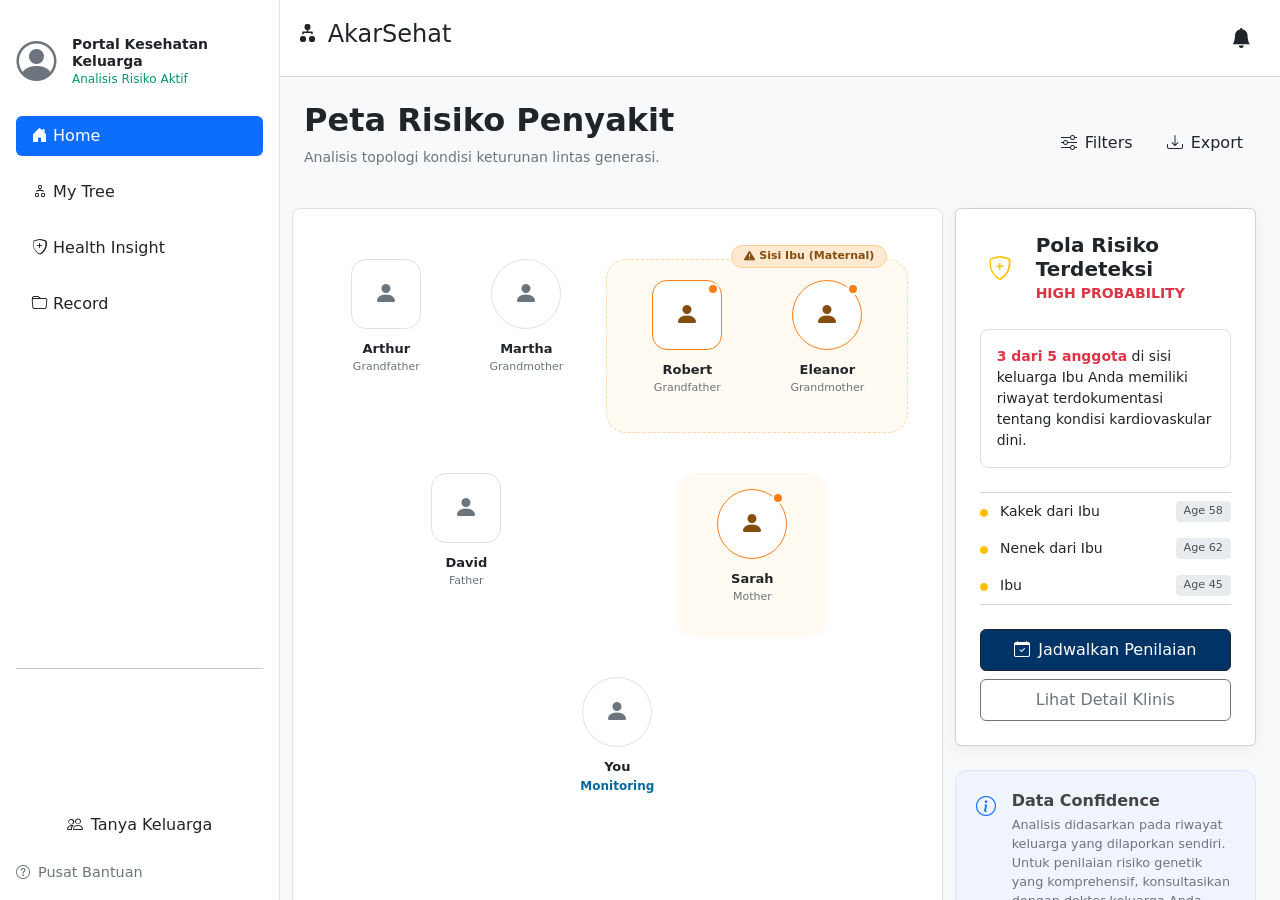
<file: dashboard.html>
<!DOCTYPE html>
<html lang="en">

<head>
  <meta charset="UTF-8">
  <meta name="viewport" content="width=device-width, initial-scale=1.0 user-scalable=1">
  <meta http-equiv="X-UA-Compatible" content="ie=edge">
  <title>AkarSehat</title>
  <link rel="stylesheet" href="style.css">
  <link href="https://cdn.jsdelivr.net/npm/bootstrap@5.3.0/dist/css/bootstrap.min.css" rel="stylesheet">
  <link rel="stylesheet" href="https://cdn.jsdelivr.net/npm/bootstrap-icons@1.13.1/font/bootstrap-icons.min.css">
</head>

<body class="d-flex flex-column flex-md-row vh-100 overflow-hidden">

  <div class="d-flex d-md-none justify-content-between align-items-center p-3 bg-white border-bottom shadow-sm">
    <a class="navbar-brand fw-bold text-dark text-decoration-none" href="#"><i class="bi bi-diagram-2-fill"></i>
      AkarSehat</a>
    <button class="btn btn-light border" type="button" data-bs-toggle="offcanvas" data-bs-target="#sidebarMenu"
      aria-controls="sidebarMenu">
      <i class="bi bi-list fs-4"></i>
    </button>
  </div>

  <aside class="offcanvas-md offcanvas-start border-end bg-white" tabindex="-1" id="sidebarMenu"
    aria-labelledby="sidebarMenuLabel" style="width: 280px;">

    <div class="offcanvas-header border-bottom d-md-none">
      <h5 class="offcanvas-title fw-bold" id="sidebarMenuLabel"><i class="bi bi-diagram-2-fill"></i> AkarSehat</h5>
      <button type="button" class="btn-close d-md-none" data-bs-dismiss="offcanvas" data-bs-target="#sidebarMenu"
        aria-label="Close"></button>
    </div>

    <div class="offcanvas-body d-flex flex-column p-3 h-100">

      <div class="d-flex align-items-center mb-4 mt-md-3">
        <i class="bi bi-person-circle text-secondary me-3" style="font-size: 40px;"></i>
        <div>
          <h5 class="text-dark mb-0 fw-bold" style="font-size: 14px;">Portal Kesehatan<br>Keluarga</h5>
          <p class="mb-0 fw-medium" style="font-size: 12px; color: #059669;">Analisis Risiko Aktif</p>
        </div>
      </div>

      <ul class="nav nav-pills flex-column mb-auto">
        <li class="nav-item mb-3">
          <a href="#" class="nav-link text-white active" aria-current="page"><i class="bi bi-house-door-fill"></i>
            Home</a>
        </li>
        <li class="nav-item mb-3">
          <a href="my-tree.html" class="nav-link text-dark"><i class="bi bi-diagram-2"></i> My Tree</a>
        </li>
        <li class="nav-item mb-3">
          <a href="healt-insight.html" class="nav-link text-dark"><i class="bi bi-shield-plus"></i> Health Insight</a>
        </li>
        <li class="nav-item mb-3">
          <a href="record.html" class="nav-link text-dark"><i class="bi bi-folder"></i> Record</a>
        </li>
      </ul>
      <br><br><br><br><br><br><br><br>
      <hr>

      <div class="mt-auto">
        <button class="btn btn-outline-custom w-100 mb-3 py-2 d-flex align-items-center justify-content-center gap-2">
          <i class="bi bi-people"></i> Tanya Keluarga
        </button>
        <a href="#" class="text-secondary text-decoration-none d-flex align-items-center gap-2"
          style="font-size: 0.9rem;">
          <i class="bi bi-question-circle"></i> Pusat Bantuan
        </a>
      </div>

    </div>
  </aside>

  <main class="flex-grow-1 bg-light overflow-auto d-flex flex-column">
    <header class="bg-white d-none d-md-flex justify-content-between align-items-center p-3"
      style="border-bottom: solid 1px lightgray;">
      <h4 class="topbar-title"><i class="bi bi-diagram-2-fill"></i> AkarSehat</h4>
      <div class="d-flex gap-3 text-primary">
        <button class="btn" type="button" data-bs-toggle="offcanvas" data-bs-target="#offcanvasRight"
          aria-controls="offcanvasRight"><i class="bi bi-bell-fill fs-5" ></i></button>

        <div class="offcanvas offcanvas-end" tabindex="-1" id="offcanvasRight" aria-labelledby="offcanvasRightLabel">
          <div class="offcanvas-header">
            <h5 class="offcanvas-title" id="offcanvasRightLabel">Notifikasi</h5>
            <button type="button" class="btn-close" data-bs-dismiss="offcanvas" aria-label="Close"></button>
          </div>
          <div class="offcanvas-body">
            <div class="d-flex align-items-start gap-3 p-3 border-bottom">
              <div class="bg-danger bg-opacity-10 text-danger rounded-circle d-flex align-items-center justify-content-center flex-shrink-0" style="width:42px; height:42px;">
                <i class="bi bi-exclamation-triangle"></i>
              </div>
              <div>
                <p class="fw-semibold mb-0 small">Pola risiko baru terdeteksi!</p>
                <small class="text-muted">Analisis terbaru menunjukkan risiko tinggi pada garis keturunan Ibu.</small><br>
                <small class="text-muted fst-italic">Baru saja</small>
              </div>
            </div>
      
          
            <div class="d-flex align-items-start gap-3 p-3 border-bottom">
              <div class="bg-success bg-opacity-10 text-success rounded-circle d-flex align-items-center justify-content-center flex-shrink-0" style="width:42px; height:42px;">
                <i class="bi bi-person-check"></i>
              </div>
              <div>
                <p class="fw-semibold mb-0 small">Data keluarga berhasil diperbarui!</p>
                <small class="text-muted">Riwayat kesehatan Kakek (sisi Ibu) telah ditambahkan.</small><br>
                <small class="text-muted fst-italic">2 jam lalu</small>
              </div>
            </div>
      
            
            <div class="d-flex align-items-start gap-3 p-3 border-bottom">
              <div class="bg-warning bg-opacity-10 text-warning rounded-circle d-flex align-items-center justify-content-center flex-shrink-0" style="width:42px; height:42px;">
                <i class="bi bi-shield-exclamation"></i>
              </div>
              <div>
                <p class="fw-semibold mb-0 small">Perlu tindakan pencegahan</p>
                <small class="text-muted">Disarankan untuk melakukan pemeriksaan kardiovaskular dini.</small><br>
                <small class="text-muted fst-italic">1 hari lalu</small>
              </div>
            </div>
      
           
            <div class="d-flex align-items-start gap-3 p-3">
              <div class="bg-primary bg-opacity-10 text-primary rounded-circle d-flex align-items-center justify-content-center flex-shrink-0" style="width:42px; height:42px;">
                <i class="bi bi-calendar-check"></i>
              </div>
              <div>
                <p class="fw-semibold mb-0 small">Pengingat: Jadwal Konsultasi Dokter</p>
                <small class="text-muted">Jadwal penilaian klinis Anda besok pukul 09:00 WIB.</small><br>
                <small class="text-muted fst-italic">2 hari lalu</small>
              </div>
            </div>
          </div>
        </div>
      </div>
    </header>

    <div class="main-container p-4">
      <div class="d-flex justify-content-between align-items-center mb-4">
        <div>
          <h2 class="fw-bold mb-2">Peta Risiko Penyakit</h2>
          <p class="text-secondary small">Analisis topologi kondisi keturunan lintas generasi.</p>
        </div>
        <div class="d-flex gap-2">
          <button class="btn btn-outline-custom"><i class="bi bi-sliders me-2"></i>Filters</button>
          <button class="btn btn-outline-custom"><i class="bi bi-download me-2"></i>Export</button>
        </div>
      </div>

      <div class="row g-4">
        <div class="col-lg-8 bg-white border rounded-3">
          <div class="tree-container">

            <div class="tree-row">
              <div class="member-card">
                <div class="icon-box"><i class="bi bi-person-fill"></i></div>
                <p class="label-text">Arthur</p>
                <p class="sub-text">Grandfather</p>
              </div>
              <div class="member-card">
                <div class="icon-box female"><i class="bi bi-person-fill"></i></div>
                <p class="label-text">Martha</p>
                <p class="sub-text">Grandmother</p>
              </div>

              <div class="maternal-highlight">
                <div class="maternal-label">
                  <i class="bi bi-exclamation-triangle-fill"></i> Sisi Ibu (Maternal)
                </div>
                <div class="member-card">
                  <div class="icon-box highlight-orange">
                    <i class="bi bi-person-fill" style="color: #854d0e;"></i>
                    <span class="dot-notification"></span>
                  </div>
                  <p class="label-text">Robert</p>
                  <p class="sub-text">Grandfather</p>
                </div>
                <div class="member-card">
                  <div class="icon-box female highlight-orange">
                    <i class="bi bi-person-fill" style="color: #854d0e;"></i>
                    <span class="dot-notification"></span>
                  </div>
                  <p class="label-text">Eleanor</p>
                  <p class="sub-text">Grandmother</p>
                </div>
              </div>
            </div>

            <div class="tree-row" style="gap: 150px;">
              <div class="member-card">
                <div class="icon-box"><i class="bi bi-person-fill"></i></div>
                <p class="label-text">David</p>
                <p class="sub-text">Father</p>
              </div>

              <div class="p-3" style="background-color: #fffaf2; border-radius: 20px;">
                <div class="member-card">
                  <div class="icon-box female highlight-orange">
                    <i class="bi bi-person-fill" style="color: #854d0e;"></i>
                    <span class="dot-notification"></span>
                  </div>
                  <p class="label-text">Sarah</p>
                  <p class="sub-text">Mother</p>
                </div>
              </div>
            </div>

            <div class="tree-row">
              <div class="member-card" style="width: 150px;">
                <div class="icon-box female"><i class="bi bi-person-fill"></i></div>
                <p class="label-text">You</p>
                <p class="monitoring-text">Monitoring</p>
              </div>
            </div>

          </div>
        </div>

        <div class="col-lg-4">
          <div class="card risk-card p-4 mb-4">
            <div class="d-flex align-items-center gap-3 mb-4">
              <div class="p-2">
                <i class="bi bi-shield-plus text-warning fs-4"></i>
              </div>
              <div>
                <h5 class="fw-bold mb-0">Pola Risiko Terdeteksi</h5>
                <span class="text-danger small fw-bold">HIGH PROBABILITY</span>
              </div>
            </div>

            <div class="border rounded-3 p-3 mb-4" style="background-color: #fff;">
              <p class="small mb-0">
                <span class="fw-bold text-danger">3 dari 5 anggota</span> di sisi keluarga Ibu Anda memiliki riwayat
                terdokumentasi tentang kondisi kardiovaskular dini.
              </p>
            </div>

            <div class="list-group list-group-flush mb-4">
              <div class="list-group-item d-flex justify-content-between align-items-center border-0 px-0 py-2">
                <span class="small"><i class="bi bi-circle-fill text-warning me-2" style="font-size: 8px;"></i> Kakek
                  dari Ibu</span>
                <span class="age-badge">Age 58</span>
              </div>
              <div class="list-group-item d-flex justify-content-between align-items-center border-0 px-0 py-2">
                <span class="small"><i class="bi bi-circle-fill text-warning me-2" style="font-size: 8px;"></i> Nenek
                  dari Ibu</span>
                <span class="age-badge">Age 62</span>
              </div>
              <div class="list-group-item d-flex justify-content-between align-items-center border-0 px-0 py-2">
                <span class="small"><i class="bi bi-circle-fill text-warning me-2" style="font-size: 8px;"></i>
                  Ibu</span>
                <span class="age-badge">Age 45</span>
              </div>
            </div>

            <button class="btn btn-dark w-100 py-2 mb-2" style="background-color: #003366;">
              <i class="bi bi-calendar-check me-2"></i>Jadwalkan Penilaian
            </button>
            <button class="btn btn-outline-secondary w-100 py-2">Lihat Detail Klinis</button>
          </div>

          <div class="info-box-blue d-flex gap-3">
            <i class="bi bi-info-circle text-primary fs-5"></i>
            <div>
              <h6 class="fw-bold mb-1">Data Confidence</h6>
              <p class="mb-0 text-secondary">Analisis didasarkan pada riwayat keluarga yang dilaporkan sendiri. Untuk
                penilaian risiko genetik yang komprehensif, konsultasikan dengan dokter keluarga Anda.</p>
            </div>
          </div>
        </div>

      </div>
    </div>

    <footer class="mt-5 py-3 bg-white border-top">
      <div class="container-fluid text-center">
        <p class="mb-1 text-secondary small fw-semibold">&copy; 2026 AkarSehat - Portal Kesehatan Keluarga</p>
        <p class="mb-0 text-muted" style="font-size: 11px;">
          <i class="bi bi-shield-check text-success"></i> Data yang ditampilkan berdasarkan analisis pola keluarga. Harap konsultasikan dengan profesional medis untuk diagnosis pasti.
        </p>
      </div>
    </footer>
  </main>

  <script src="https://cdn.jsdelivr.net/npm/bootstrap@5.3.2/dist/js/bootstrap.bundle.min.js"></script>
  <script src="main.js"></script>
</body>

</html>
</file>
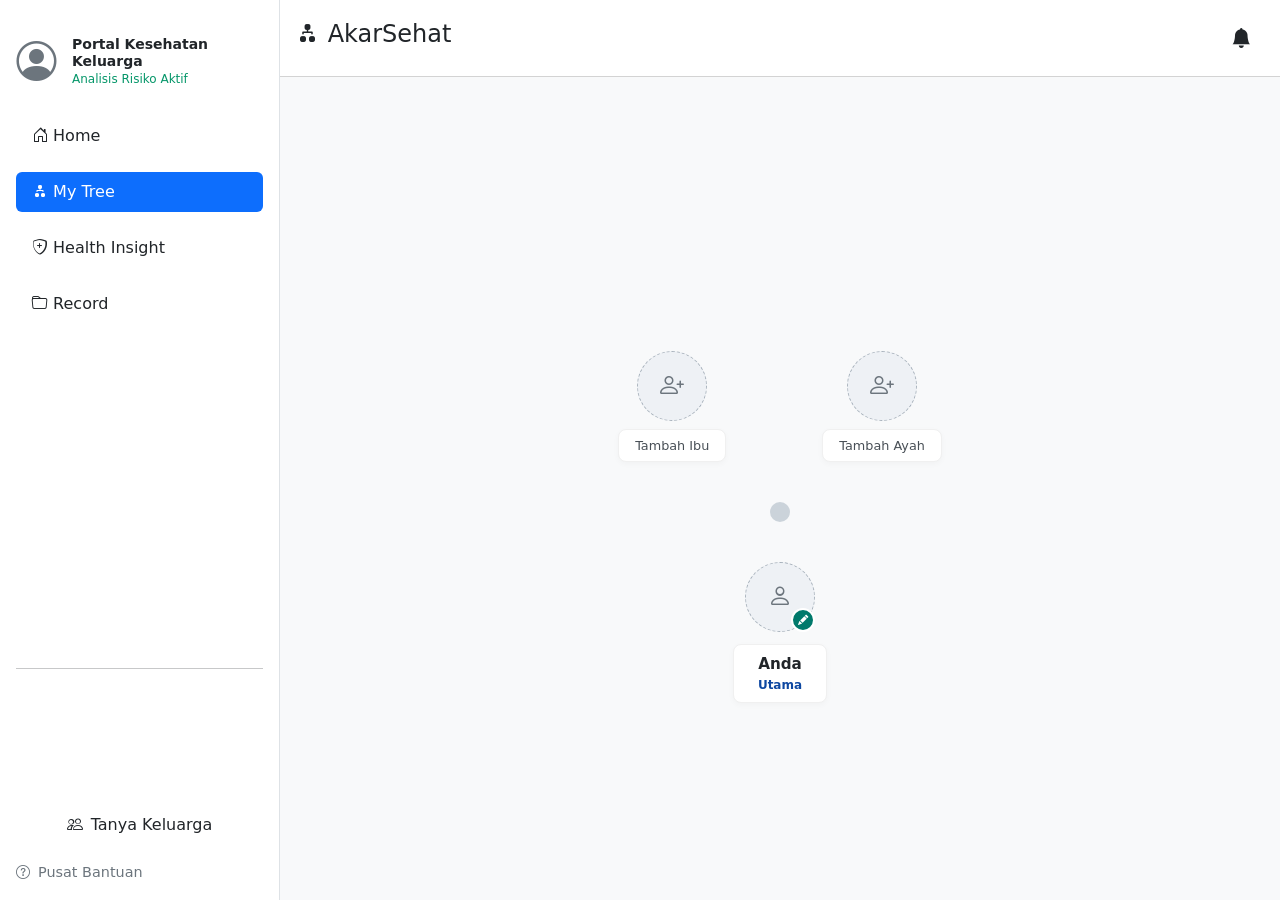
<file: my-tree.html>
<!DOCTYPE html>
<html lang="en">

<head>
  <meta charset="UTF-8">
  <meta name="viewport" content="width=device-width, initial-scale=1.0 user-scalable=1">
  <meta http-equiv="X-UA-Compatible" content="ie=edge">
  <title>AkarSehat</title>
  <link rel="stylesheet" href="style.css">
  <link href="https://cdn.jsdelivr.net/npm/bootstrap@5.3.0/dist/css/bootstrap.min.css" rel="stylesheet">
  <link rel="stylesheet" href="https://cdn.jsdelivr.net/npm/bootstrap-icons@1.13.1/font/bootstrap-icons.min.css">
</head>

<body class="d-flex flex-column flex-md-row vh-100 overflow-hidden">

  <div class="d-flex d-md-none justify-content-between align-items-center p-3 bg-white border-bottom shadow-sm">
    <a class="navbar-brand fw-bold text-dark text-decoration-none" href="#"><i class="bi bi-diagram-2-fill"></i>
      AkarSehat</a>
    <button class="btn btn-light border" type="button" data-bs-toggle="offcanvas" data-bs-target="#sidebarMenu"
      aria-controls="sidebarMenu">
      <i class="bi bi-list fs-4"></i>
    </button>
  </div>

  <aside class="offcanvas-md offcanvas-start border-end bg-white" tabindex="-1" id="sidebarMenu"
    aria-labelledby="sidebarMenuLabel" style="width: 280px;">

    <div class="offcanvas-header border-bottom d-md-none">
      <h5 class="offcanvas-title fw-bold" id="sidebarMenuLabel"><i class="bi bi-diagram-2-fill"></i> AkarSehat</h5>
      <button type="button" class="btn-close d-md-none" data-bs-dismiss="offcanvas" data-bs-target="#sidebarMenu"
        aria-label="Close"></button>
    </div>

    <div class="offcanvas-body d-flex flex-column p-3 h-100">

      <div class="d-flex align-items-center mb-4 mt-md-3">
        <i class="bi bi-person-circle text-secondary me-3" style="font-size: 40px;"></i>
        <div>
          <h5 class="text-dark mb-0 fw-bold" style="font-size: 14px;">Portal Kesehatan<br>Keluarga</h5>
          <p class="mb-0 fw-medium" style="font-size: 12px; color: #059669;">Analisis Risiko Aktif</p>
        </div>
      </div>

      <ul class="nav nav-pills flex-column mb-auto">
        <li class="nav-item mb-3">
          <a href="dashboard.html" class="nav-link text-dark"><i class="bi bi-house-door"></i>
            Home</a>
        </li>
        <li class="nav-item mb-3">
          <a href="#" class="nav-link text-white active" aria-current="page"><i class="bi bi-diagram-2-fill"></i> My Tree</a>
        </li>
        <li class="nav-item mb-3">
          <a href="healt-insight.html" class="nav-link text-dark"><i class="bi bi-shield-plus"></i> Health Insight</a>
        </li>
        <li class="nav-item mb-3">
          <a href="record.html" class="nav-link text-dark"><i class="bi bi-folder"></i> Record</a>
        </li>
      </ul>
      <br><br><br><br><br><br><br><br>
      <hr>

      <div class="mt-auto">
        <button class="btn btn-outline-custom w-100 mb-3 py-2 d-flex align-items-center justify-content-center gap-2">
          <i class="bi bi-people"></i> Tanya Keluarga
        </button>
        <a href="#" class="text-secondary text-decoration-none d-flex align-items-center gap-2"
          style="font-size: 0.9rem;">
          <i class="bi bi-question-circle"></i> Pusat Bantuan
        </a>
      </div>

    </div>
  </aside>

  <main class="flex-grow-1 bg-light overflow-auto d-flex flex-column">
    <header class="bg-white d-none d-md-flex justify-content-between align-items-center p-3"
      style="border-bottom: solid 1px lightgray;">
      <h4 class="topbar-title"><i class="bi bi-diagram-2-fill"></i> AkarSehat</h4>
      <div class="d-flex gap-3 text-primary">
        <button class="btn" type="button" data-bs-toggle="offcanvas" data-bs-target="#offcanvasRight"
          aria-controls="offcanvasRight"><i class="bi bi-bell-fill fs-5" ></i></button>

        <div class="offcanvas offcanvas-end" tabindex="-1" id="offcanvasRight" aria-labelledby="offcanvasRightLabel">
          <div class="offcanvas-header">
            <h5 class="offcanvas-title" id="offcanvasRightLabel">Notifikasi</h5>
            <button type="button" class="btn-close" data-bs-dismiss="offcanvas" aria-label="Close"></button>
          </div>
          <div class="offcanvas-body">
            <div class="d-flex align-items-start gap-3 p-3 border-bottom">
              <div class="bg-danger bg-opacity-10 text-danger rounded-circle d-flex align-items-center justify-content-center flex-shrink-0" style="width:42px; height:42px;">
                <i class="bi bi-exclamation-triangle"></i>
              </div>
              <div>
                <p class="fw-semibold mb-0 small">Pola risiko baru terdeteksi!</p>
                <small class="text-muted">Analisis terbaru menunjukkan risiko tinggi pada garis keturunan Ibu.</small><br>
                <small class="text-muted fst-italic">Baru saja</small>
              </div>
            </div>
      
          
            <div class="d-flex align-items-start gap-3 p-3 border-bottom">
              <div class="bg-success bg-opacity-10 text-success rounded-circle d-flex align-items-center justify-content-center flex-shrink-0" style="width:42px; height:42px;">
                <i class="bi bi-person-check"></i>
              </div>
              <div>
                <p class="fw-semibold mb-0 small">Data keluarga berhasil diperbarui!</p>
                <small class="text-muted">Riwayat kesehatan Kakek (sisi Ibu) telah ditambahkan.</small><br>
                <small class="text-muted fst-italic">2 jam lalu</small>
              </div>
            </div>
      
            
            <div class="d-flex align-items-start gap-3 p-3 border-bottom">
              <div class="bg-warning bg-opacity-10 text-warning rounded-circle d-flex align-items-center justify-content-center flex-shrink-0" style="width:42px; height:42px;">
                <i class="bi bi-shield-exclamation"></i>
              </div>
              <div>
                <p class="fw-semibold mb-0 small">Perlu tindakan pencegahan</p>
                <small class="text-muted">Disarankan untuk melakukan pemeriksaan kardiovaskular dini.</small><br>
                <small class="text-muted fst-italic">1 hari lalu</small>
              </div>
            </div>
      
           
            <div class="d-flex align-items-start gap-3 p-3">
              <div class="bg-primary bg-opacity-10 text-primary rounded-circle d-flex align-items-center justify-content-center flex-shrink-0" style="width:42px; height:42px;">
                <i class="bi bi-calendar-check"></i>
              </div>
              <div>
                <p class="fw-semibold mb-0 small">Pengingat: Jadwal Konsultasi Dokter</p>
                <small class="text-muted">Jadwal penilaian klinis Anda besok pukul 09:00 WIB.</small><br>
                <small class="text-muted fst-italic">2 hari lalu</small>
              </div>
            </div>
          </div>
        </div>
      </div>
    </header>

    <div class="main-container min-vh-100 d-flex justify-content-center align-items-center" id="main-dashboard">
      <div class="d-flex flex-column align-items-center" style="gap: 2.5rem;">

        <div class="d-flex" style="gap: 6rem;">
          <div class="d-flex flex-column align-items-center gap-2">
            <div class="node-placeholder">
              <a href="dashboard-add/addMother.html" class="text-secondary"><i class="bi bi-person-plus"></i></a>
            </div>
            <div class="node-label text-center">
              Tambah Ibu
            </div>
          </div>

          <div class="d-flex flex-column align-items-center gap-2">
            <div class="node-placeholder">
              <a href="dashboard-add/addFather.html" class="text-secondary"><i class="bi bi-person-plus"></i></a>
            </div>
            <div class="node-label text-center">
              Tambah Ayah
            </div>
          </div>
        </div>

        <div class="connector-dot"></div>

        <div class="d-flex flex-column align-items-center gap-2">

          <div class="position-relative d-inline-block">
            <div class="node-placeholder">
              <a href="dashboard-add/addFather.html" class="text-secondary"><i class="bi bi-person"></i></a>
            </div>

            <div class="edit-badge">
              <i class="bi bi-pencil-fill"></i>
            </div>
          </div>

          <div class="node-label text-center px-4 py-2 mt-1">
            <div class="fw-bold text-dark" style="font-size: 0.95rem;">Anda</div>
            <div style="font-size: 0.75rem; color: #0d47a1; font-weight: 600;">Utama</div>
          </div>

        </div>

      </div>
    </div>

    <footer class="mt-5 py-3 bg-white border-top">
      <div class="container-fluid text-center">
        <p class="mb-1 text-secondary small fw-semibold">&copy; 2026 AkarSehat - Portal Kesehatan Keluarga</p>
        <p class="mb-0 text-muted" style="font-size: 11px;">
          <i class="bi bi-shield-check text-success"></i> Data yang ditampilkan berdasarkan analisis pola keluarga. Harap konsultasikan dengan profesional medis untuk diagnosis pasti.
        </p>
      </div>
    </footer>
  </main>
  <script src="https://cdn.jsdelivr.net/npm/bootstrap@5.3.2/dist/js/bootstrap.bundle.min.js"></script>
  <script src="main.js"></script>
</body>

</html>
</file>
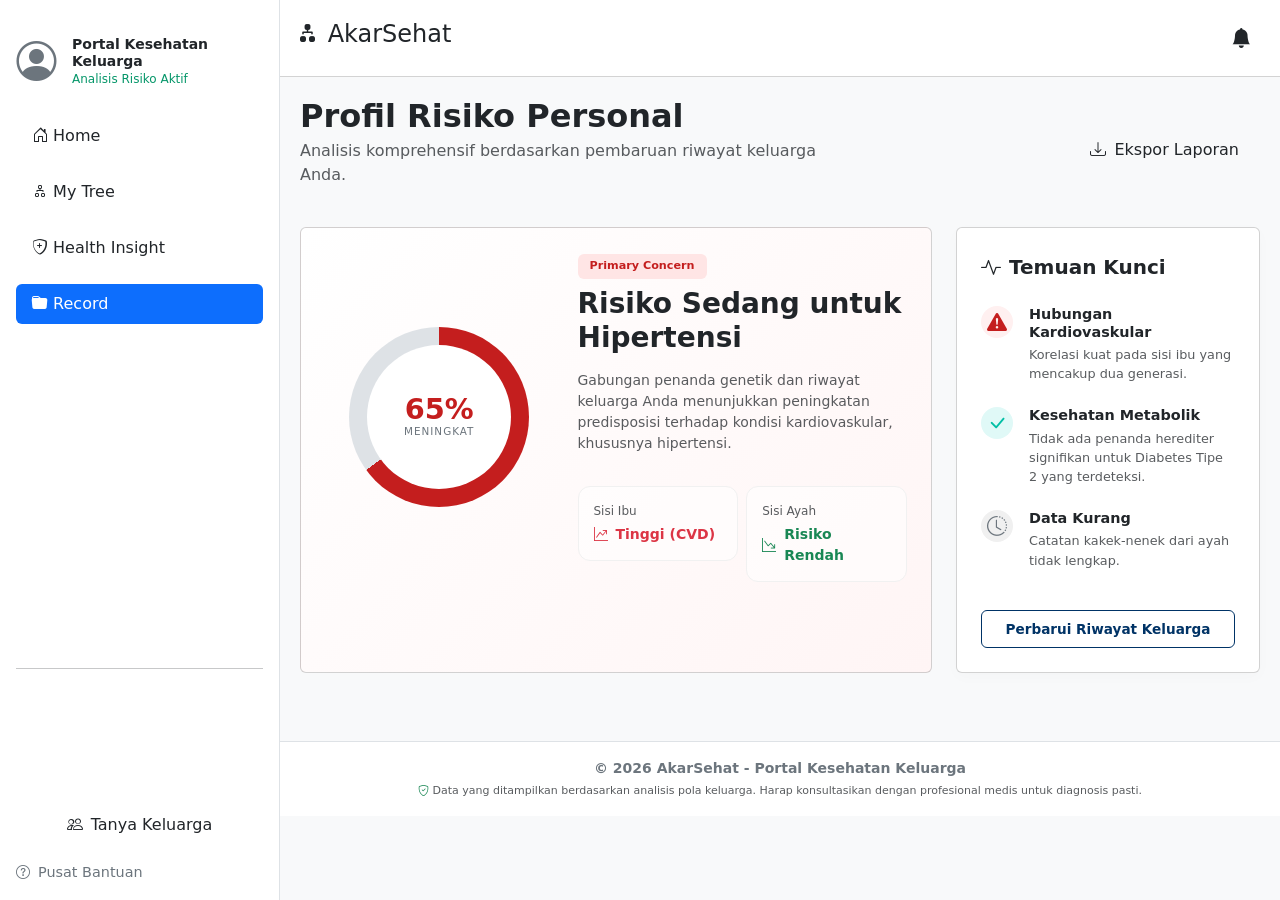
<file: record.html>
<!DOCTYPE html>
<html lang="en">

<head>
  <meta charset="UTF-8">
  <meta name="viewport" content="width=device-width, initial-scale=1.0 user-scalable=1">
  <meta http-equiv="X-UA-Compatible" content="ie=edge">
  <title>AkarSehat</title>
  <link rel="stylesheet" href="style.css">
  <link href="https://cdn.jsdelivr.net/npm/bootstrap@5.3.0/dist/css/bootstrap.min.css" rel="stylesheet">
  <link rel="stylesheet" href="https://cdn.jsdelivr.net/npm/bootstrap-icons@1.13.1/font/bootstrap-icons.min.css">
</head>

<body class="d-flex flex-column flex-md-row vh-100 overflow-hidden">

  <div class="d-flex d-md-none justify-content-between align-items-center p-3 bg-white border-bottom shadow-sm">
    <a class="navbar-brand fw-bold text-dark text-decoration-none" href="#"><i class="bi bi-diagram-2-fill"></i>  AkarSehat</a>
    <button class="btn btn-light border" type="button" data-bs-toggle="offcanvas" data-bs-target="#sidebarMenu"
      aria-controls="sidebarMenu">
      <i class="bi bi-list fs-4"></i>
    </button>
  </div>

  <aside class="offcanvas-md offcanvas-start border-end bg-white" tabindex="-1" id="sidebarMenu"
    aria-labelledby="sidebarMenuLabel" style="width: 280px;">
    
    <div class="offcanvas-header border-bottom d-md-none">
      <h5 class="offcanvas-title fw-bold" id="sidebarMenuLabel"><i class="bi bi-diagram-2-fill"></i>  AkarSehat</h5>
      <button type="button" class="btn-close d-md-none" data-bs-dismiss="offcanvas" data-bs-target="#sidebarMenu"
        aria-label="Close"></button>
    </div>

    <div class="offcanvas-body d-flex flex-column p-3 h-100">

      <div class="d-flex align-items-center mb-4 mt-md-3">
        <i class="bi bi-person-circle text-secondary me-3" style="font-size: 40px;"></i>
        <div>
          <h5 class="text-dark mb-0 fw-bold" style="font-size: 14px;">Portal Kesehatan<br>Keluarga</h5>
          <p class="mb-0 fw-medium" style="font-size: 12px; color: #059669;">Analisis Risiko Aktif</p>
        </div>
      </div>

      <ul class="nav nav-pills flex-column mb-auto">
        <li class="nav-item mb-3">
          <a href="dashboard.html" class="nav-link text-dark"><i class="bi bi-house-door"></i>  Home</a>
        </li>
        <li class="nav-item mb-3">
          <a href="my-tree.html" class="nav-link text-dark"> <i class="bi bi-diagram-2"></i>  My Tree</a>
        </li>
        <li class="nav-item mb-3">
          <a href="healt-insight.html" class="nav-link text-dark"><i class="bi bi-shield-plus"></i>  Health Insight</a>
        </li>
        <li class="nav-item mb-3">
          <a href="#" class="nav-link text-white active" aria-current="page"><i class="bi bi-folder-fill"></i>  Record</a>
        </li>
      </ul>
      <br><br><br><br><br><br><br><br>

      <hr>

      <div class="mt-auto">
        <button class="btn btn-outline-custom w-100 mb-3 py-2 d-flex align-items-center justify-content-center gap-2">
          <i class="bi bi-people"></i> Tanya Keluarga
        </button>
        <a href="#" class="text-secondary text-decoration-none d-flex align-items-center gap-2"
          style="font-size: 0.9rem;">
          <i class="bi bi-question-circle"></i> Pusat Bantuan
        </a>
      </div>

    </div>
  </aside>

  <main class="flex-grow-1 bg-light overflow-auto d-flex flex-column">
    <header class="bg-white d-none d-md-flex justify-content-between align-items-center p-3"
      style="border-bottom: solid 1px lightgray;">
      <h4 class="topbar-title"><i class="bi bi-diagram-2-fill"></i> AkarSehat</h4>
      <div class="d-flex gap-3 text-primary">
        <button class="btn" type="button" data-bs-toggle="offcanvas" data-bs-target="#offcanvasRight"
          aria-controls="offcanvasRight"><i class="bi bi-bell-fill fs-5" ></i></button>

        <div class="offcanvas offcanvas-end" tabindex="-1" id="offcanvasRight" aria-labelledby="offcanvasRightLabel">
          <div class="offcanvas-header">
            <h5 class="offcanvas-title" id="offcanvasRightLabel">Notifikasi</h5>
            <button type="button" class="btn-close" data-bs-dismiss="offcanvas" aria-label="Close"></button>
          </div>
          <div class="offcanvas-body">
            <div class="d-flex align-items-start gap-3 p-3 border-bottom">
              <div class="bg-danger bg-opacity-10 text-danger rounded-circle d-flex align-items-center justify-content-center flex-shrink-0" style="width:42px; height:42px;">
                <i class="bi bi-exclamation-triangle"></i>
              </div>
              <div>
                <p class="fw-semibold mb-0 small">Pola risiko baru terdeteksi!</p>
                <small class="text-muted">Analisis terbaru menunjukkan risiko tinggi pada garis keturunan Ibu.</small><br>
                <small class="text-muted fst-italic">Baru saja</small>
              </div>
            </div>
      
          
            <div class="d-flex align-items-start gap-3 p-3 border-bottom">
              <div class="bg-success bg-opacity-10 text-success rounded-circle d-flex align-items-center justify-content-center flex-shrink-0" style="width:42px; height:42px;">
                <i class="bi bi-person-check"></i>
              </div>
              <div>
                <p class="fw-semibold mb-0 small">Data keluarga berhasil diperbarui!</p>
                <small class="text-muted">Riwayat kesehatan Kakek (sisi Ibu) telah ditambahkan.</small><br>
                <small class="text-muted fst-italic">2 jam lalu</small>
              </div>
            </div>
      
            
            <div class="d-flex align-items-start gap-3 p-3 border-bottom">
              <div class="bg-warning bg-opacity-10 text-warning rounded-circle d-flex align-items-center justify-content-center flex-shrink-0" style="width:42px; height:42px;">
                <i class="bi bi-shield-exclamation"></i>
              </div>
              <div>
                <p class="fw-semibold mb-0 small">Perlu tindakan pencegahan</p>
                <small class="text-muted">Disarankan untuk melakukan pemeriksaan kardiovaskular dini.</small><br>
                <small class="text-muted fst-italic">1 hari lalu</small>
              </div>
            </div>
      
           
            <div class="d-flex align-items-start gap-3 p-3">
              <div class="bg-primary bg-opacity-10 text-primary rounded-circle d-flex align-items-center justify-content-center flex-shrink-0" style="width:42px; height:42px;">
                <i class="bi bi-calendar-check"></i>
              </div>
              <div>
                <p class="fw-semibold mb-0 small">Pengingat: Jadwal Konsultasi Dokter</p>
                <small class="text-muted">Jadwal penilaian klinis Anda besok pukul 09:00 WIB.</small><br>
                <small class="text-muted fst-italic">2 hari lalu</small>
              </div>
            </div>
          </div>
        </div>
      </div>
    </header>

    <div class="main-container">
      <div class="row align-items-center mb-4">
          <div class="col-md-7">
              <h2 class="fw-bold mb-1">Profil Risiko Personal</h2>
              <p class="text-muted">Analisis komprehensif berdasarkan pembaruan riwayat keluarga Anda.</p>
          </div>
          <div class="col-md-5 text-md-end">
              <button class="btn btn-outline-custom me-2">
                  <i class="bi bi-download me-2"></i>Ekspor Laporan
              </button>
          </div>
      </div>
  
      <div class="row g-4">
          <div class="col-md-8">
              <div class="card risk-main-card p-4 h-100">
                  <div class="row align-items-center">
                      <div class="col-lg-5 d-flex justify-content-center mb-4 mb-lg-0">
                          <div class="donut-container">
                              <div class="donut-chart">
                                  <div class="donut-inner">
                                      <span class="donut-number">65%</span>
                                      <span class="donut-label">Meningkat</span>
                                  </div>
                              </div>
                          </div>
                      </div>
                      
                      <div class="col-lg-7">
                          <span class="badge-concern mb-2 d-inline-block">Primary Concern</span>
                          <h3 class="fw-bold mb-3">Risiko Sedang untuk Hipertensi</h3>
                          <p class="text-muted small">Gabungan penanda genetik dan riwayat keluarga Anda menunjukkan peningkatan predisposisi terhadap kondisi kardiovaskular, khususnya hipertensi.</p>
                          
                          <div class="row g-2 mt-4">
                              <div class="col-6">
                                  <div class="parent-risk-box">
                                      <p class="text-muted mb-1" style="font-size: 0.75rem;">Sisi Ibu</p>
                                      <div class="d-flex align-items-center text-danger fw-bold small">
                                          <i class="bi bi-graph-up-arrow me-2"></i> Tinggi (CVD)
                                      </div>
                                  </div>
                              </div>
                              <div class="col-6">
                                  <div class="parent-risk-box">
                                      <p class="text-muted mb-1" style="font-size: 0.75rem;">Sisi Ayah</p>
                                      <div class="d-flex align-items-center text-success fw-bold small">
                                          <i class="bi bi-graph-down-arrow me-2"></i> Risiko Rendah
                                      </div>
                                  </div>
                              </div>
                          </div>
                      </div>
                  </div>
              </div>
          </div>
  
          <div class="col-md-4">
              <div class="card findings-card p-4 h-100">
                  <div class="d-flex align-items-center mb-4">
                      <i class="bi bi-activity text-navy fs-5 me-2"></i>
                      <h5 class="fw-bold mb-0">Temuan Kunci</h5>
                  </div>
  
                  <div class="d-flex mb-4">
                      <div class="icon-circle bg-soft-red me-3">
                          <i class="bi bi-exclamation-triangle-fill"></i>
                      </div>
                      <div>
                          <h6 class="fw-bold mb-1" style="font-size: 0.9rem;">Hubungan Kardiovaskular</h6>
                          <p class="text-muted mb-0" style="font-size: 0.8rem;">Korelasi kuat pada sisi ibu yang mencakup dua generasi.</p>
                      </div>
                  </div>
  
                  <div class="d-flex mb-4">
                      <div class="icon-circle bg-soft-teal me-3">
                          <i class="bi bi-check-lg"></i>
                      </div>
                      <div>
                          <h6 class="fw-bold mb-1" style="font-size: 0.9rem;">Kesehatan Metabolik</h6>
                          <p class="text-muted mb-0" style="font-size: 0.8rem;">Tidak ada penanda herediter signifikan untuk Diabetes Tipe 2 yang terdeteksi.</p>
                      </div>
                  </div>
  
                  <div class="d-flex mb-4">
                      <div class="icon-circle bg-soft-gray me-3">
                          <i class="bi bi-clock-history"></i>
                      </div>
                      <div>
                          <h6 class="fw-bold mb-1" style="font-size: 0.9rem;">Data Kurang</h6>
                          <p class="text-muted mb-0" style="font-size: 0.8rem;">Catatan kakek-nenek dari ayah tidak lengkap.</p>
                      </div>
                  </div>
  
                  <div class="mt-auto pt-3">
                      <button class="btn btn-outline-primary w-100 py-2 fw-bold" style="font-size: 0.85rem; border-color: #003366; color: #003366;">
                          Perbarui Riwayat Keluarga
                      </button>
                  </div>
              </div>
          </div>
      </div>
  </div>
  <footer class="mt-5 py-3 bg-white border-top">
    <div class="container-fluid text-center">
      <p class="mb-1 text-secondary small fw-semibold">&copy; 2026 AkarSehat - Portal Kesehatan Keluarga</p>
      <p class="mb-0 text-muted" style="font-size: 11px;">
        <i class="bi bi-shield-check text-success"></i> Data yang ditampilkan berdasarkan analisis pola keluarga. Harap konsultasikan dengan profesional medis untuk diagnosis pasti.
      </p>
    </div>
  </footer>
  </main>

  <script src="https://cdn.jsdelivr.net/npm/bootstrap@5.3.2/dist/js/bootstrap.bundle.min.js"></script>
  <script src="main.js"></script>
</body>

</html>
</file>
<file: style.css>
:root {
  --login-text: #001B3C;
  --text-title: #1B1C1C;
  --text-desc: #424750;
  --orange-risk: #f97316;
}

*,
html,
body {
  margin: 0;
  padding: 0;
  box-sizing: border-box;
}

.bg-login {
  background: #A7C8FF;
  background: linear-gradient(130deg, rgba(167, 200, 255, 1) 0%, rgba(234, 232, 231, 1) 50%, rgba(145, 240, 236, 1) 100%);
  min-height: 100vh;
  font-family: -apple-system, BlinkMacSystemFont, "Segoe UI", Roboto, "Helvetica Neue", Arial, sans-serif;
}

.padd {
  padding: 2rem 5rem;
}

.padd-2 {
  padding: 1rem 2rem;
}

.login-text {
  color: var(--login-text);
}

.icon-circle {
  width: 48px;
  height: 48px;
  background-color: #e9ecef;
  color: #495057;
  border-radius: 50%;
  display: flex;
  align-items: center;
  justify-content: center;
  flex-shrink: 0;
  /* Mencegah lingkaran mengecil jika teks panjang */
}

/* Ukuran ikon di dalam lingkaran */
.icon-circle i {
  font-size: 1.25rem;
}

/* Styling teks */
.list-title {
  color: var(--text-title);
  font-weight: 500;
  margin-bottom: 0.2rem;
  font-size: 1.05rem;
}

.list-description {
  color: var(--text-desc);
  font-size: 0.95rem;
  line-height: 1.5;
}

/* ===================== Dashboard Section ===================== */

.tree-container {
  padding: 50px 0;
  display: flex;
  flex-direction: column;
  align-items: center;
  gap: 40px;
}

.tree-row {
  display: flex;
  justify-content: center;
  align-items: flex-start;
  gap: 20px;
  flex-wrap: wrap;
}

/* Styling Kartu Anggota */
.member-card {
  text-align: center;
  width: 120px;
}

.icon-box {
  width: 70px;
  height: 70px;
  background-color: #fff;
  border: 1.5px solid #dee2e6;
  border-radius: 15px;
  display: flex;
  align-items: center;
  justify-content: center;
  margin: 0 auto 10px;
  font-size: 24px;
  color: #6c757d;
  position: relative;
}

.icon-box.female {
  border-radius: 50%;
}

/* Styling Highlight Sisi Ibu */
.maternal-highlight {
  background-color: #fffaf2;
  border: 1px dashed #ffd8a8;
  border-radius: 20px;
  padding: 20px;
  position: relative;
  display: flex;
  gap: 20px;
}

.maternal-label {
  position: absolute;
  top: -15px;
  right: 20px;
  background-color: #ffead1;
  color: #854d0e;
  padding: 2px 12px;
  border-radius: 20px;
  font-size: 11px;
  font-weight: 600;
  border: 1px solid #ffcc91;
}

.highlight-orange {
  border-color: #fd7e14 !important;
}

.dot-notification {
  position: absolute;
  top: 2px;
  right: 2px;
  width: 12px;
  height: 12px;
  background-color: #fd7e14;
  border-radius: 50%;
  border: 2px solid white;
}

/* Profil Utama (You) */
.user-profile {
  width: 85px;
  height: 85px;
  border-radius: 50%;
  border: 3px solid #cbd5e1;
  padding: 3px;
  margin-bottom: 8px;
}

.user-profile img {
  width: 100%;
  height: 100%;
  border-radius: 50%;
  object-fit: cover;
}

.label-text {
  font-size: 13px;
  font-weight: 600;
  margin-bottom: 0;
}

.sub-text {
  font-size: 11px;
  color: #6c757d;
}

.monitoring-text {
  color: #0369a1;
  font-weight: 700;
  font-size: 12px;
}

/* Right Panel */
.risk-card {
  border-top: 5px solid #fd7e14;
  border-radius: 12px;
  box-shadow: 0 4px 15px rgba(0, 0, 0, 0.05);
}

.status-badge {
  background-color: #f1f3f5;
  padding: 4px 12px;
  border-radius: 6px;
  font-size: 0.75rem;
  font-weight: bold;
}

.age-badge {
  background-color: #e9ecef;
  color: #495057;
  font-size: 0.7rem;
  padding: 2px 8px;
  border-radius: 4px;
}

.info-box-blue {
  background-color: #f0f4ff;
  border: 1px solid #dbe4ff;
  border-radius: 12px;
  padding: 1.25rem;
  font-size: 0.8rem;
  color: #444;
}

/* ===================== Tree Section ===================== */

.node-placeholder {
  width: 70px;
  height: 70px;
  border-radius: 50%;
  border: 1.5px dashed #a8b2bc;
  background-color: #eef1f5;
  display: flex;
  align-items: center;
  justify-content: center;
  font-size: 1.5rem;
  color: #6c757d;
  transition: all 0.2s ease-in-out;
}

.node-placeholder:hover {
  background-color: #e2e6ea;
  border-color: #8a96a3;
}

/* Styling untuk Kartu Label (Nama/Status) */
.node-label {
  background: #ffffff;
  border: 1px solid #f0f0f0;
  border-radius: 8px;
  padding: 6px 16px;
  font-size: 0.8rem;
  color: #495057;
  box-shadow: 0 2px 6px rgba(0, 0, 0, 0.03);
}

/* Styling untuk Avatar Utama */
.node-avatar {
  width: 80px;
  height: 80px;
  border-radius: 50%;
  object-fit: cover;
  box-shadow: 0 4px 10px rgba(0, 0, 0, 0.15);
}

/* Badge Edit warna Teal */
.edit-badge {
  position: absolute;
  bottom: 0;
  right: 0;
  background-color: #00796b;
  color: white;
  border-radius: 50%;
  width: 24px;
  height: 24px;
  display: flex;
  align-items: center;
  justify-content: center;
  font-size: 0.65rem;
  border: 2px solid #ffffff;
  cursor: pointer;
}

/* Titik penghubung di tengah */
.connector-dot {
  width: 20px;
  height: 20px;
  background-color: #cbd3da;
  border-radius: 50%;
}

/* Utility Colors */
.text-dark-blue {
  color: #0a2540;
}

.bg-dark-blue {
  background-color: #0a2540;
  color: white;
}

.bg-teal-dark {
  background-color: #00665e;
  color: white;
}

.bg-teal-light {
  background-color: #7ce2d3;
  color: #0a2540;
  border: 1px solid #7ce2d3;
}

.bg-light-blue {
  background-color: #e2eafc;
}

.text-light-blue-dark {
  color: #2b5292;
}

/* Card Styling */
.custom-card {
  background: #ffffff;
  border: 1px solid #eaeaea;
  border-radius: 12px;
  box-shadow: 0 2px 8px rgba(0, 0, 0, 0.02);
  padding: 1.5rem;
}

/* Avatar */
.avatar-lg {
  width: 90px;
  height: 90px;
  border-radius: 50%;
  display: flex;
  align-items: center;
  justify-content: center;
  font-size: 2rem;
  font-weight: 600;
  position: relative;
  margin: 0 auto;
}

.avatar-badge {
  position: absolute;
  bottom: 0;
  right: 5px;
  width: 20px;
  height: 20px;
  background-color: #0a2540;
  border: 2px solid white;
  border-radius: 50%;
}

/* Tanya Keluarga Button */
.btn-tanya {
  width: 100%;
  border-radius: 8px;
  padding: 12px;
  text-align: left;
  transition: 0.2s;
  border: none;
}

.btn-tanya:hover {
  background-color: #00534d;
}

/* Info Alert */
.info-box {
  background-color: #dbe4ff;
  border-radius: 8px;
  padding: 12px 16px;
  font-size: 0.85rem;
  color: #2b4c7e;
  display: flex;
  gap: 10px;
  align-items: flex-start;
}

/* Condition Pills */
.condition-pill {
  display: inline-flex;
  align-items: center;
  gap: 6px;
  padding: 6px 16px;
  border-radius: 20px;
  font-size: 0.85rem;
  cursor: pointer;
  margin-right: 8px;
  margin-bottom: 10px;
  transition: 0.2s;
}

.condition-pill.active {
  background-color: #7ce2d3;
  border: 1px solid #7ce2d3;
  color: #113;
}

.condition-pill.inactive {
  background-color: #ffffff;
  border: 1px solid #d1d5db;
  color: #4b5563;
}

.condition-pill.inactive:hover {
  background-color: #f3f4f6;
}

/* Upload Area */
.upload-area {
  border: 2px dashed #cbd5e1;
  border-radius: 12px;
  padding: 3rem 1rem;
  text-align: center;
  background-color: #f8fafc;
  transition: 0.2s;
}

.upload-area:hover {
  background-color: #f1f5f9;
  border-color: #94a3b8;
}

.upload-icon-wrapper {
  width: 50px;
  height: 50px;
  background-color: #e2eafc;
  color: #1e3a8a;
  border-radius: 50%;
  display: flex;
  align-items: center;
  justify-content: center;
  font-size: 1.5rem;
  margin: 0 auto 15px auto;
}

/* AI Badge */
.ai-badge {
  background-color: #e2e8f0;
  color: #475569;
  font-size: 0.75rem;
  padding: 4px 12px;
  border-radius: 20px;
  display: inline-flex;
  align-items: center;
  gap: 6px;
  margin-top: 15px;
}

/* Add Input */
.add-condition-input {
  border: none;
  outline: none;
  font-size: 0.9rem;
  color: #64748b;
  background: transparent;
  width: 100%;
}

.add-condition-wrapper {
  display: flex;
  align-items: center;
  gap: 8px;
  color: #94a3b8;
  margin-top: 10px;
  padding-top: 15px;
  border-top: 1px dashed #e2e8f0;
}

/* ===================== Health Insight Section ===================== */

.main-container {
  max-width: 1000px;
  margin: 0 auto;
  padding: 20px;
}
.badge-status {
  background-color: #a2f2ed;
  color: #007c76;
  font-weight: 600;
  border-radius: 20px;
  padding: 5px 15px;
  font-size: 0.85rem;
}
.btn-navy {
  background-color: #003366;
  color: white;
  border-radius: 8px;
}
.btn-navy:hover {
  background-color: #002244;
  color: white;
}
.action-card {
  border: none;
  border-radius: 20px;
  background-color: #f4f9ff;
}
.number-circle {
  width: 35px;
  height: 35px;
  background-color: #e9ecef;
  border-radius: 50%;
  display: flex;
  align-items: center;
  justify-content: center;
  font-weight: bold;
  color: #6c757d;
}
.sidebar-card {
  border-radius: 15px;
  border: 1px solid #eee;
  overflow: hidden;
}
.clinic-item {
  border: 1px solid #dee2e6;
  border-radius: 10px;
  padding: 12px;
  margin-bottom: 10px;
  font-size: 0.9rem;
}
.share-banner {
  background-color: #dbeafe;
  border-radius: 20px;
  padding: 25px;
}

/* ===================== Records Section ===================== */

.btn-outline-custom {
  border: 1px solid #dee2e6;
  background: white;
  color: #333;
  border-radius: 10px;
  font-size: 0.85rem;
  padding: 8px 20px;
}
.btn-navy {
  background-color: #003366;
  color: white;
  border-radius: 8px;
  font-size: 0.85rem;
  padding: 8px 20px;
}
/* Donut Chart CSS */
.donut-container {
  position: relative;
  width: 180px;
  height: 180px;
}
.donut-chart {
  width: 100%;
  height: 100%;
  border-radius: 50%;
  /* 65% represented in conic-gradient */
  background: conic-gradient(#c41e1e 0% 65%, #dee2e6 65% 100%);
  display: flex;
  align-items: center;
  justify-content: center;
}
.donut-inner {
  width: 80%;
  height: 80%;
  background: white;
  border-radius: 50%;
  display: flex;
  flex-direction: column;
  align-items: center;
  justify-content: center;
  text-align: center;
}
.donut-number {
  font-size: 1.8rem;
  font-weight: 700;
  color: #c41e1e;
  line-height: 1;
}
.donut-label {
  font-size: 0.65rem;
  color: #6c757d;
  letter-spacing: 1px;
  text-transform: uppercase;
}
/* Risk Cards */
.risk-main-card {
  border: none;
  border-radius: 20px;
  background: linear-gradient(135deg, #ffffff 0%, #fff5f5 100%);
  border: 1px solid rgba(0,0,0,0.05);
}
.badge-concern {
  background-color: #ffe5e5;
  color: #c41e1e;
  font-size: 0.7rem;
  font-weight: 600;
  padding: 4px 12px;
  border-radius: 6px;
}
.parent-risk-box {
  background: rgba(255, 255, 255, 0.6);
  border: 1px solid #f1f1f1;
  border-radius: 12px;
  padding: 15px;
}
/* Key Findings Sidebar */
.findings-card {
  border: none;
  border-radius: 20px;
  box-shadow: 0 4px 15px rgba(0,0,0,0.02);
}
.icon-circle {
  width: 32px;
  height: 32px;
  border-radius: 50%;
  display: flex;
  align-items: center;
  justify-content: center;
  font-size: 0.9rem;
  flex-shrink: 0;
}
.bg-soft-red { background-color: #fff0f0; color: #c41e1e; }
.bg-soft-teal { background-color: #e0f9f7; color: #00bfa5; }
.bg-soft-gray { background-color: #f0f0f0; color: #6c757d; }

@media (max-width: 425px) {
  main header {
    display: none;
  }
}
</file>
